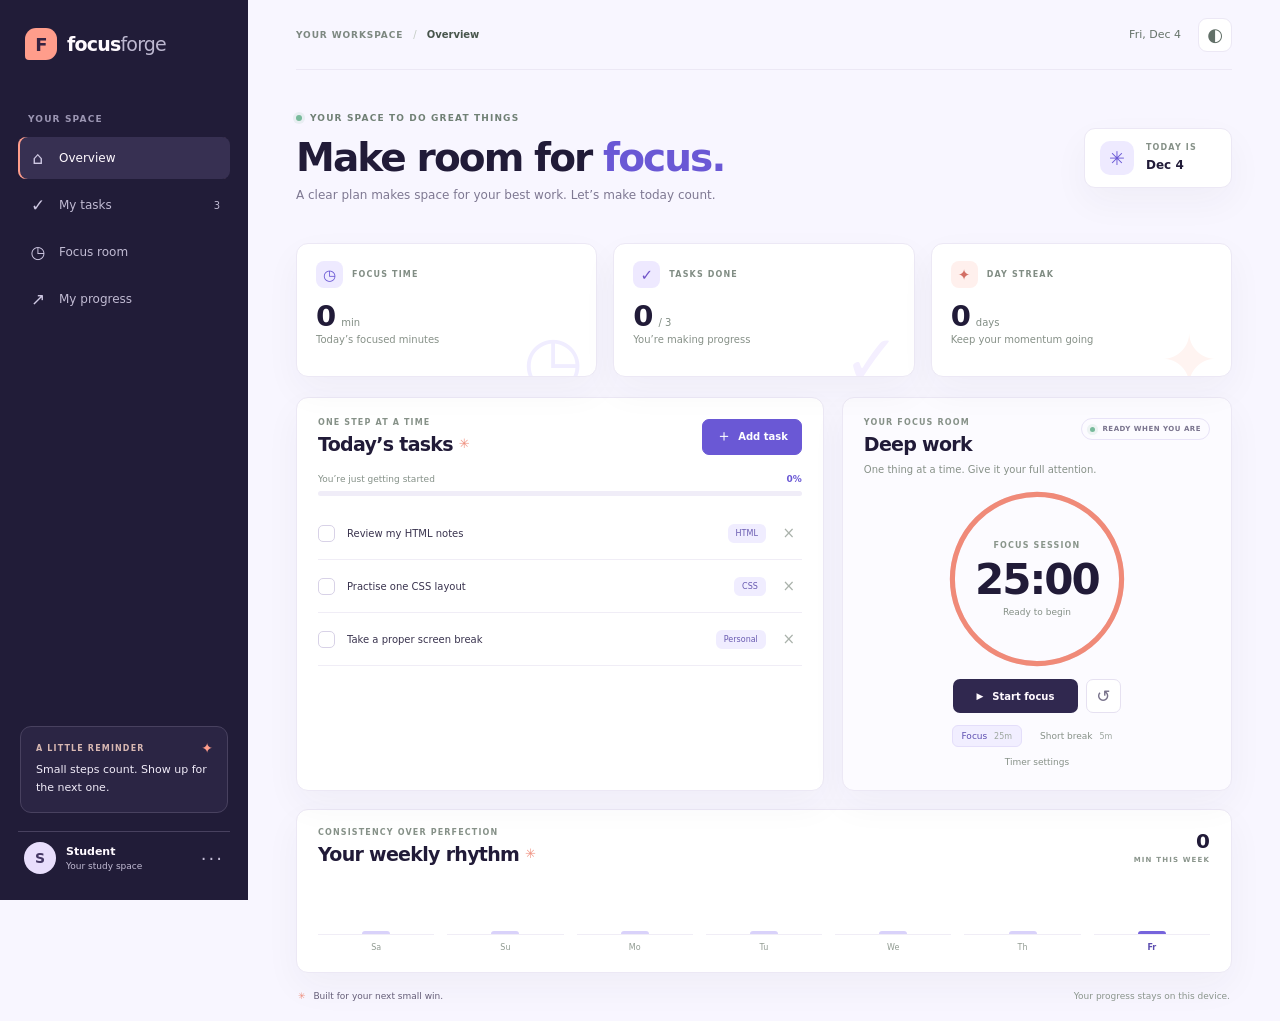
<file: index.html>
<!DOCTYPE html>
<html lang="en">
<head>
    <meta charset="UTF-8">
    <meta name="viewport" content="width=device-width, initial-scale=1.0">
    <meta name="theme-color" content="#211c38">
    <meta name="description" content="FocusForge is your calm, personal command center for studying with intention.">
    <title>FocusForge — make room for focus</title>
    <link rel="stylesheet" href="styles.css">
    <script src="app.js" defer></script>
</head>
<body data-page="overview">
    <div class="app-shell">
        <aside class="sidebar" aria-label="Main sidebar">
            <a class="brand" href="index.html" aria-label="FocusForge home">
                <span class="brand-mark" aria-hidden="true">F</span>
                <span>focus<span class="brand-light">forge</span></span>
            </a>

            <div class="sidebar-label">YOUR SPACE</div>
            <nav class="main-nav" aria-label="Main navigation">
                <a class="nav-link is-active" href="index.html" aria-current="page" title="Overview">
                    <span class="nav-icon" aria-hidden="true">⌂</span> Overview
                </a>
                <a class="nav-link" href="tasks.html" title="My tasks">
                    <span class="nav-icon" aria-hidden="true">✓</span> My tasks
                    <span class="nav-count" id="nav-task-count">0</span>
                </a>
                <a class="nav-link" href="focus.html" title="Focus room">
                    <span class="nav-icon" aria-hidden="true">◷</span> Focus room
                </a>
                <a class="nav-link" href="progress.html" title="My progress">
                    <span class="nav-icon" aria-hidden="true">↗</span> My progress
                </a>
            </nav>

            <div class="sidebar-bottom">
                <div class="sidebar-note">
                    <span class="note-spark" aria-hidden="true">✦</span>
                    <p class="eyebrow">A LITTLE REMINDER</p>
                    <p>Small steps count. Show up for the next one.</p>
                </div>
                <button class="profile-button" id="profile-button" type="button" aria-label="Edit your name">
                    <span class="avatar" aria-hidden="true">S</span>
                    <span class="profile-copy"><strong id="profile-name">Student</strong><small>Your study space</small></span>
                    <span class="profile-edit" aria-hidden="true">···</span>
                </button>
            </div>
        </aside>

        <main class="main-content" id="home">
            <header class="topbar">
                <div class="breadcrumb"><span>YOUR WORKSPACE</span><span class="breadcrumb-divider">/</span><strong>Overview</strong></div>
                <div class="topbar-actions">
                    <span class="today-label" id="today-label"></span>
                    <button class="icon-button" id="theme-button" type="button" aria-label="Switch color theme" title="Switch color theme">
                        <span aria-hidden="true">◐</span>
                    </button>
                </div>
            </header>

            <section class="welcome-section" aria-labelledby="welcome-title">
                <div>
                    <p class="eyebrow welcome-eyebrow"><span class="live-dot"></span> YOUR SPACE TO DO GREAT THINGS</p>
                    <h1 id="welcome-title">Make room for <span>focus.</span></h1>
                    <p class="welcome-copy">A clear plan makes space for your best work. Let’s make today count.</p>
                </div>
                <div class="date-card" aria-label="Today's date">
                    <span class="date-card-icon" aria-hidden="true">✳</span>
                    <div><span class="eyebrow">TODAY IS</span><strong id="welcome-date"></strong></div>
                </div>
            </section>

            <section class="stats-grid" aria-label="Your study summary">
                <article class="stat-card stat-focus">
                    <div class="stat-top"><span class="stat-icon focus-icon" aria-hidden="true">◷</span><span class="stat-label">FOCUS TIME</span></div>
                    <p class="stat-value"><span id="focus-minutes">0</span><small>min</small></p>
                    <p class="stat-foot">Today’s focused minutes</p>
                    <span class="stat-decoration" aria-hidden="true">◷</span>
                </article>
                <article class="stat-card stat-tasks">
                    <div class="stat-top"><span class="stat-icon task-icon" aria-hidden="true">✓</span><span class="stat-label">TASKS DONE</span></div>
                    <p class="stat-value"><span id="tasks-done">0</span><small id="tasks-total-label">/ 0</small></p>
                    <p class="stat-foot">You’re making progress</p>
                    <span class="stat-decoration" aria-hidden="true">✓</span>
                </article>
                <article class="stat-card stat-streak">
                    <div class="stat-top"><span class="stat-icon streak-icon" aria-hidden="true">✦</span><span class="stat-label">DAY STREAK</span></div>
                    <p class="stat-value"><span id="day-streak">0</span><small id="streak-unit">days</small></p>
                    <p class="stat-foot">Keep your momentum going</p>
                    <span class="stat-decoration" aria-hidden="true">✦</span>
                </article>
            </section>

            <div class="content-grid">
                <section class="panel tasks-panel" aria-labelledby="tasks-title">
                    <div class="panel-heading">
                        <div>
                            <p class="eyebrow">ONE STEP AT A TIME</p>
                            <h2 id="tasks-title">Today’s tasks <span class="heading-spark" aria-hidden="true">✳</span></h2>
                        </div>
                        <button class="primary-button add-task-button" id="open-task-dialog" type="button"><span aria-hidden="true">＋</span> Add task</button>
                    </div>
                    <div class="task-progress">
                        <div class="progress-label"><span id="task-progress-copy">You’re just getting started</span><strong id="task-progress-percent">0%</strong></div>
                        <div class="progress-track" role="progressbar" aria-label="Today's tasks completed" aria-valuemin="0" aria-valuemax="100" aria-valuenow="0" id="task-progress-bar"><span id="task-progress-fill"></span></div>
                    </div>
                    <div class="task-list" id="task-list" aria-live="polite"></div>
                    <div class="empty-state" id="empty-state" hidden>
                        <span aria-hidden="true">✳</span>
                        <strong>Your list is a blank page.</strong>
                        <p>Add one small task and get the ball rolling.</p>
                    </div>
                </section>

                <section class="panel focus-panel" aria-labelledby="focus-title">
                    <div class="panel-heading focus-heading">
                        <div>
                            <p class="eyebrow">YOUR FOCUS ROOM</p>
                            <h2 id="focus-title">Deep work</h2>
                        </div>
                        <span class="focus-badge"><span class="live-dot"></span> READY WHEN YOU ARE</span>
                    </div>
                    <p class="focus-intro">One thing at a time. Give it your full attention.</p>
                    <div class="timer-wrap">
                        <svg class="timer-ring" viewBox="0 0 220 220" role="img" aria-label="Focus timer">
                            <circle class="timer-ring-track" cx="110" cy="110" r="99"></circle>
                            <circle class="timer-ring-progress" id="timer-ring-progress" cx="110" cy="110" r="99"></circle>
                        </svg>
                        <div class="timer-face">
                            <span class="eyebrow" id="timer-mode-label">FOCUS SESSION</span>
                            <strong id="timer-display" aria-live="off">25:00</strong>
                            <span class="timer-status" id="timer-status">Ready to begin</span>
                        </div>
                    </div>
                    <div class="timer-controls">
                        <button class="timer-start" id="timer-start" type="button"><span aria-hidden="true">▶</span> Start focus</button>
                        <button class="timer-reset" id="timer-reset" type="button" aria-label="Reset timer">↺</button>
                    </div>
                    <div class="timer-modes" role="group" aria-label="Choose timer length">
                        <button class="mode-button is-selected" type="button" data-mode="focus" aria-pressed="true">Focus <span>25m</span></button>
                        <button class="mode-button" type="button" data-mode="break" aria-pressed="false">Short break <span>5m</span></button>
                    </div>
                    <button class="mode-button timer-settings-trigger" id="open-timer-settings" type="button">Timer settings</button>
                </section>
            </div>

            <section class="panel progress-panel" aria-labelledby="progress-title">
                <div class="panel-heading progress-heading">
                    <div>
                        <p class="eyebrow">CONSISTENCY OVER PERFECTION</p>
                        <h2 id="progress-title">Your weekly rhythm <span class="heading-spark" aria-hidden="true">✳</span></h2>
                    </div>
                    <div class="week-total"><strong id="week-total">0</strong><span>MIN THIS WEEK</span></div>
                </div>
                <div class="week-chart" id="week-chart" aria-label="Focus minutes for the last seven days"></div>
            </section>

            <footer class="page-footer">
                <span><span class="footer-mark" aria-hidden="true">✳</span> Built for your next small win.</span>
                <span>Your progress stays on this device.</span>
            </footer>
        </main>
    </div>

    <dialog class="task-dialog" id="task-dialog" aria-labelledby="dialog-title">
        <form id="task-form" method="dialog">
            <div class="dialog-heading">
                <div><p class="eyebrow">MAKE A LITTLE PLAN</p><h2 id="dialog-title">Add a task</h2></div>
                <button class="icon-button dialog-close" id="close-task-dialog" type="button" aria-label="Close dialog">×</button>
            </div>
            <label for="task-title">What do you want to work on?</label>
            <input id="task-title" name="title" type="text" maxlength="80" placeholder="e.g. Review my HTML notes" required>
            <label for="task-subject">Subject</label>
            <select id="task-subject" name="subject">
                <option>Study</option>
                <option>HTML</option>
                <option>CSS</option>
                <option>JavaScript</option>
                <option>Python</option>
                <option>TypeScript</option>
                <option>Java</option>
                <option>C++</option>
                <option>C#</option>
                <option>PHP</option>
                <option>SQL</option>
                <option>Go</option>
                <option>Rust</option>
                <option>Personal</option>
            </select>
            <div class="dialog-actions">
                <button class="secondary-button" id="cancel-task" type="button">Cancel</button>
                <button class="primary-button" type="submit">Add to my day <span aria-hidden="true">→</span></button>
            </div>
        </form>
    </dialog>

    <dialog class="task-dialog name-dialog" id="name-dialog" aria-labelledby="name-dialog-title">
        <form id="name-form" method="dialog">
            <div class="dialog-heading"><div><p class="eyebrow">MAKE IT YOURS</p><h2 id="name-dialog-title">What should we call you?</h2></div><button class="icon-button dialog-close" id="close-name-dialog" type="button" aria-label="Close dialog">×</button></div>
            <label for="name-input">Your name</label>
            <input id="name-input" name="name" type="text" maxlength="32" placeholder="Your name" required>
            <div class="dialog-actions"><button class="secondary-button" id="cancel-name" type="button">Cancel</button><button class="primary-button" type="submit">Save name <span aria-hidden="true">→</span></button></div>
        </form>
    </dialog>

    <dialog class="task-dialog timer-settings-dialog" id="timer-settings-dialog" aria-labelledby="timer-settings-title">
        <form id="timer-settings-form">
            <div class="dialog-heading">
                <div><p class="eyebrow">MAKE IT YOURS</p><h2 id="timer-settings-title">Timer settings</h2></div>
                <button class="icon-button dialog-close" id="close-timer-settings" type="button" aria-label="Close timer settings">×</button>
            </div>
            <label for="focus-duration">Focus length (minutes)</label>
            <input id="focus-duration" name="focus-duration" type="number" min="1" max="180" step="1" required>
            <label for="break-duration">Break length (minutes)</label>
            <input id="break-duration" name="break-duration" type="number" min="1" max="60" step="1" required>
            <div class="notification-settings">
                <button class="secondary-button" id="notifications-toggle" type="button" aria-pressed="false">Enable completion notifications</button>
                <p id="notifications-status" role="status"></p>
            </div>
            <div class="dialog-actions">
                <button class="primary-button" type="submit">Save settings <span aria-hidden="true">→</span></button>
            </div>
        </form>
    </dialog>

    <div class="toast" id="toast" role="status" aria-live="polite"></div>
</body>
</html>
</file>
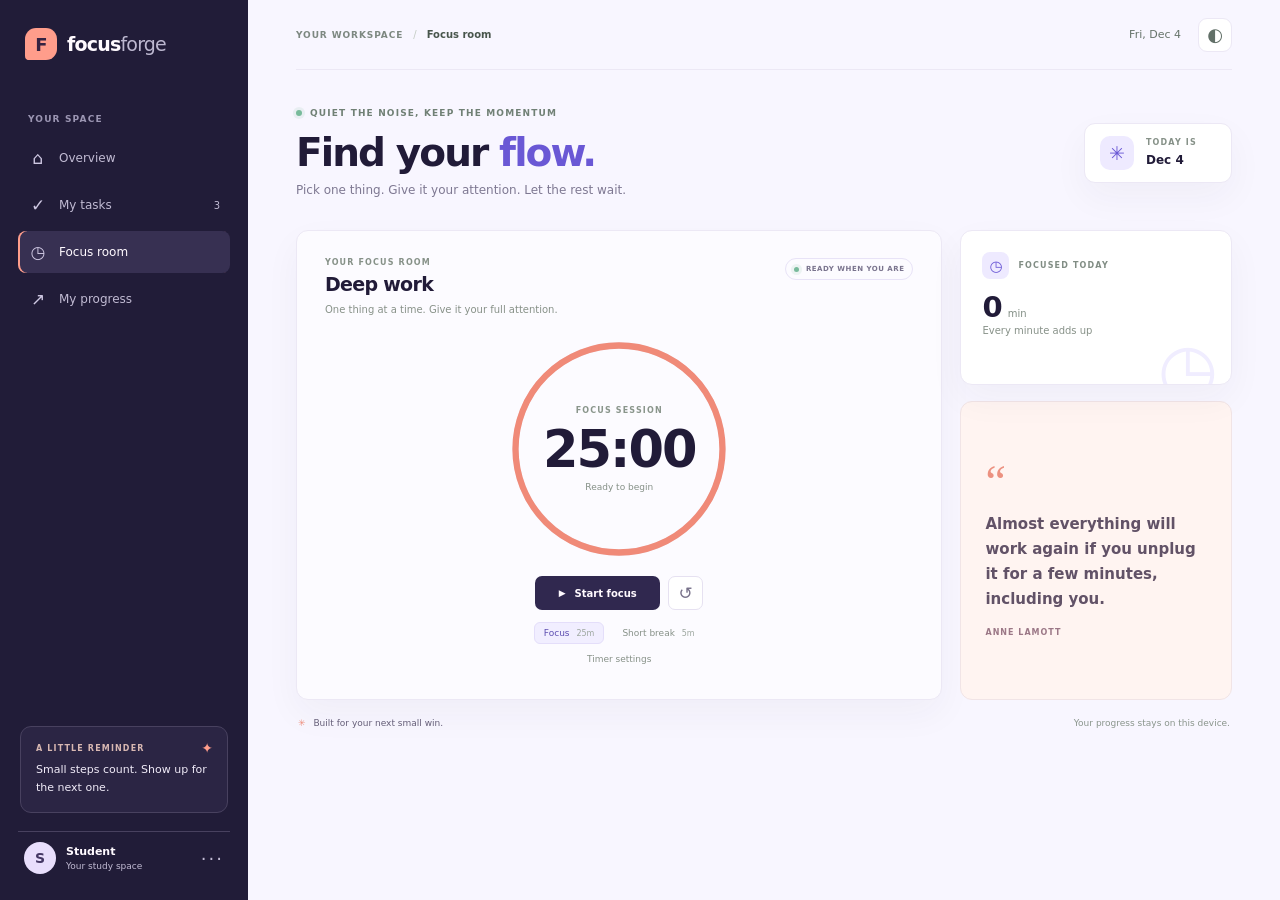
<file: focus.html>
<!DOCTYPE html>
<html lang="en">
<head>
    <meta charset="UTF-8">
    <meta name="viewport" content="width=device-width, initial-scale=1.0">
    <meta name="theme-color" content="#211c38">
    <meta name="description" content="Make a little room for deep work with the FocusForge focus timer.">
    <title>Focus room — FocusForge</title>
    <link rel="stylesheet" href="styles.css">
    <script src="app.js" defer></script>
</head>
<body data-page="focus">
    <div class="app-shell">
        <aside class="sidebar" aria-label="Main sidebar">
            <a class="brand" href="index.html" aria-label="FocusForge home"><span class="brand-mark" aria-hidden="true">F</span><span>focus<span class="brand-light">forge</span></span></a>
            <div class="sidebar-label">YOUR SPACE</div>
            <nav class="main-nav" aria-label="Main navigation">
                <a class="nav-link" href="index.html" title="Overview"><span class="nav-icon" aria-hidden="true">⌂</span> Overview</a>
                <a class="nav-link" href="tasks.html" title="My tasks"><span class="nav-icon" aria-hidden="true">✓</span> My tasks <span class="nav-count" id="nav-task-count">0</span></a>
                <a class="nav-link is-active" href="focus.html" aria-current="page" title="Focus room"><span class="nav-icon" aria-hidden="true">◷</span> Focus room</a>
                <a class="nav-link" href="progress.html" title="My progress"><span class="nav-icon" aria-hidden="true">↗</span> My progress</a>
            </nav>
            <div class="sidebar-bottom"><div class="sidebar-note"><span class="note-spark" aria-hidden="true">✦</span><p class="eyebrow">A LITTLE REMINDER</p><p>Small steps count. Show up for the next one.</p></div><button class="profile-button" id="profile-button" type="button" aria-label="Edit your name"><span class="avatar" aria-hidden="true">S</span><span class="profile-copy"><strong id="profile-name">Student</strong><small>Your study space</small></span><span class="profile-edit" aria-hidden="true">···</span></button></div>
        </aside>
        <main class="main-content">
            <header class="topbar"><div class="breadcrumb"><span>YOUR WORKSPACE</span><span class="breadcrumb-divider">/</span><strong>Focus room</strong></div><div class="topbar-actions"><span class="today-label" id="today-label"></span><button class="icon-button" id="theme-button" type="button" aria-label="Switch color theme" title="Switch color theme"><span aria-hidden="true">◐</span></button></div></header>
            <section class="welcome-section page-welcome" aria-labelledby="page-title"><div><p class="eyebrow welcome-eyebrow"><span class="live-dot"></span> QUIET THE NOISE, KEEP THE MOMENTUM</p><h1 id="page-title">Find your <span>flow.</span></h1><p class="welcome-copy">Pick one thing. Give it your attention. Let the rest wait.</p></div><div class="date-card"><span class="date-card-icon" aria-hidden="true">✳</span><div><span class="eyebrow">TODAY IS</span><strong id="welcome-date"></strong></div></div></section>
            <section class="focus-feature" aria-label="Focus timer">
                <section class="panel focus-panel focus-page-panel" aria-labelledby="focus-title">
                    <div class="panel-heading focus-heading"><div><p class="eyebrow">YOUR FOCUS ROOM</p><h2 id="focus-title">Deep work</h2></div><span class="focus-badge"><span class="live-dot"></span> READY WHEN YOU ARE</span></div>
                    <p class="focus-intro">One thing at a time. Give it your full attention.</p>
                    <div class="timer-wrap"><svg class="timer-ring" viewBox="0 0 220 220" role="img" aria-label="Focus timer"><circle class="timer-ring-track" cx="110" cy="110" r="99"></circle><circle class="timer-ring-progress" id="timer-ring-progress" cx="110" cy="110" r="99"></circle></svg><div class="timer-face"><span class="eyebrow" id="timer-mode-label">FOCUS SESSION</span><strong id="timer-display" aria-live="off">25:00</strong><span class="timer-status" id="timer-status">Ready to begin</span></div></div>
                    <div class="timer-controls"><button class="timer-start" id="timer-start" type="button"><span aria-hidden="true">▶</span> Start focus</button><button class="timer-reset" id="timer-reset" type="button" aria-label="Reset timer">↺</button></div>
                    <div class="timer-modes" role="group" aria-label="Choose timer length"><button class="mode-button is-selected" type="button" data-mode="focus" aria-pressed="true">Focus <span>25m</span></button><button class="mode-button" type="button" data-mode="break" aria-pressed="false">Short break <span>5m</span></button></div>
                    <button class="mode-button timer-settings-trigger" id="open-timer-settings" type="button">Timer settings</button>
                </section>
                <aside class="focus-side">
                    <article class="stat-card stat-focus"><div class="stat-top"><span class="stat-icon focus-icon" aria-hidden="true">◷</span><span class="stat-label">FOCUSED TODAY</span></div><p class="stat-value"><span id="focus-minutes">0</span><small>min</small></p><p class="stat-foot">Every minute adds up</p><span class="stat-decoration" aria-hidden="true">◷</span></article>
                    <article class="focus-quote"><span aria-hidden="true">“</span><p>Almost everything will work again if you unplug it for a few minutes, including you.</p><small>ANNE LAMOTT</small></article>
                </aside>
            </section>
            <footer class="page-footer"><span><span class="footer-mark" aria-hidden="true">✳</span> Built for your next small win.</span><span>Your progress stays on this device.</span></footer>
        </main>
    </div>
    <dialog class="task-dialog name-dialog" id="name-dialog" aria-labelledby="name-dialog-title"><form id="name-form" method="dialog"><div class="dialog-heading"><div><p class="eyebrow">MAKE IT YOURS</p><h2 id="name-dialog-title">What should we call you?</h2></div><button class="icon-button dialog-close" id="close-name-dialog" type="button" aria-label="Close dialog">×</button></div><label for="name-input">Your name</label><input id="name-input" name="name" type="text" maxlength="32" placeholder="Your name" required><div class="dialog-actions"><button class="secondary-button" id="cancel-name" type="button">Cancel</button><button class="primary-button" type="submit">Save name <span aria-hidden="true">→</span></button></div></form></dialog>
    <dialog class="task-dialog timer-settings-dialog" id="timer-settings-dialog" aria-labelledby="timer-settings-title"><form id="timer-settings-form"><div class="dialog-heading"><div><p class="eyebrow">MAKE IT YOURS</p><h2 id="timer-settings-title">Timer settings</h2></div><button class="icon-button dialog-close" id="close-timer-settings" type="button" aria-label="Close timer settings">×</button></div><label for="focus-duration">Focus length (minutes)</label><input id="focus-duration" name="focus-duration" type="number" min="1" max="180" step="1" required><label for="break-duration">Break length (minutes)</label><input id="break-duration" name="break-duration" type="number" min="1" max="60" step="1" required><div class="notification-settings"><button class="secondary-button" id="notifications-toggle" type="button" aria-pressed="false">Enable completion notifications</button><p id="notifications-status" role="status"></p></div><div class="dialog-actions"><button class="primary-button" type="submit">Save settings <span aria-hidden="true">→</span></button></div></form></dialog>
    <div class="toast" id="toast" role="status" aria-live="polite"></div>
</body>
</html>
</file>
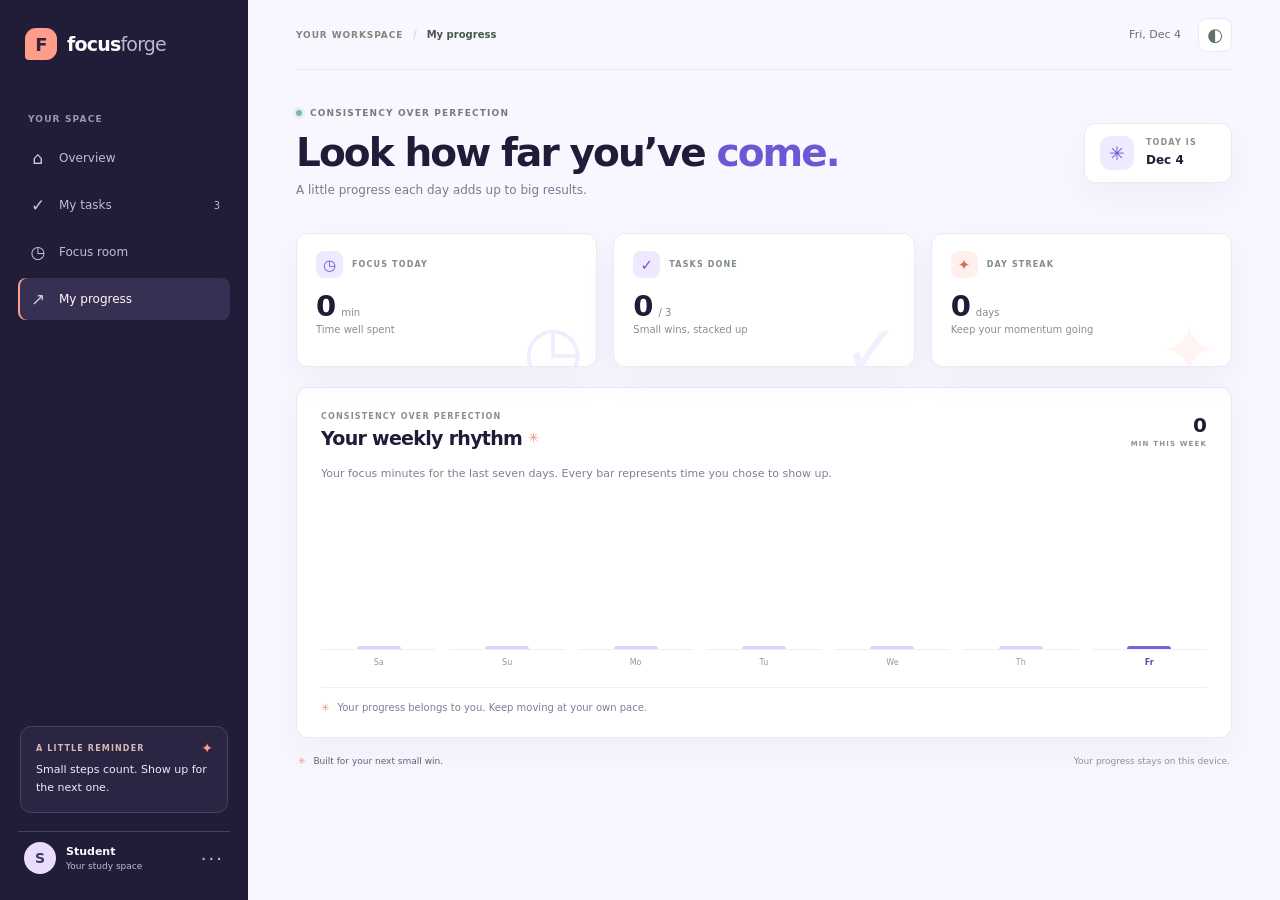
<file: progress.html>
<!DOCTYPE html>
<html lang="en">
<head>
    <meta charset="UTF-8">
    <meta name="viewport" content="width=device-width, initial-scale=1.0">
    <meta name="theme-color" content="#211c38">
    <meta name="description" content="See your FocusForge study streak and focus rhythm for the week.">
    <title>My progress — FocusForge</title>
    <link rel="stylesheet" href="styles.css">
    <script src="app.js" defer></script>
</head>
<body data-page="progress">
    <div class="app-shell">
        <aside class="sidebar" aria-label="Main sidebar">
            <a class="brand" href="index.html" aria-label="FocusForge home"><span class="brand-mark" aria-hidden="true">F</span><span>focus<span class="brand-light">forge</span></span></a>
            <div class="sidebar-label">YOUR SPACE</div>
            <nav class="main-nav" aria-label="Main navigation">
                <a class="nav-link" href="index.html" title="Overview"><span class="nav-icon" aria-hidden="true">⌂</span> Overview</a>
                <a class="nav-link" href="tasks.html" title="My tasks"><span class="nav-icon" aria-hidden="true">✓</span> My tasks <span class="nav-count" id="nav-task-count">0</span></a>
                <a class="nav-link" href="focus.html" title="Focus room"><span class="nav-icon" aria-hidden="true">◷</span> Focus room</a>
                <a class="nav-link is-active" href="progress.html" aria-current="page" title="My progress"><span class="nav-icon" aria-hidden="true">↗</span> My progress</a>
            </nav>
            <div class="sidebar-bottom"><div class="sidebar-note"><span class="note-spark" aria-hidden="true">✦</span><p class="eyebrow">A LITTLE REMINDER</p><p>Small steps count. Show up for the next one.</p></div><button class="profile-button" id="profile-button" type="button" aria-label="Edit your name"><span class="avatar" aria-hidden="true">S</span><span class="profile-copy"><strong id="profile-name">Student</strong><small>Your study space</small></span><span class="profile-edit" aria-hidden="true">···</span></button></div>
        </aside>
        <main class="main-content">
            <header class="topbar"><div class="breadcrumb"><span>YOUR WORKSPACE</span><span class="breadcrumb-divider">/</span><strong>My progress</strong></div><div class="topbar-actions"><span class="today-label" id="today-label"></span><button class="icon-button" id="theme-button" type="button" aria-label="Switch color theme" title="Switch color theme"><span aria-hidden="true">◐</span></button></div></header>
            <section class="welcome-section page-welcome" aria-labelledby="page-title"><div><p class="eyebrow welcome-eyebrow"><span class="live-dot"></span> CONSISTENCY OVER PERFECTION</p><h1 id="page-title">Look how far you’ve <span>come.</span></h1><p class="welcome-copy">A little progress each day adds up to big results.</p></div><div class="date-card"><span class="date-card-icon" aria-hidden="true">✳</span><div><span class="eyebrow">TODAY IS</span><strong id="welcome-date"></strong></div></div></section>
            <section class="stats-grid" aria-label="Your progress summary">
                <article class="stat-card stat-focus"><div class="stat-top"><span class="stat-icon focus-icon" aria-hidden="true">◷</span><span class="stat-label">FOCUS TODAY</span></div><p class="stat-value"><span id="focus-minutes">0</span><small>min</small></p><p class="stat-foot">Time well spent</p><span class="stat-decoration" aria-hidden="true">◷</span></article>
                <article class="stat-card stat-tasks"><div class="stat-top"><span class="stat-icon task-icon" aria-hidden="true">✓</span><span class="stat-label">TASKS DONE</span></div><p class="stat-value"><span id="tasks-done">0</span><small id="tasks-total-label">/ 0</small></p><p class="stat-foot">Small wins, stacked up</p><span class="stat-decoration" aria-hidden="true">✓</span></article>
                <article class="stat-card stat-streak"><div class="stat-top"><span class="stat-icon streak-icon" aria-hidden="true">✦</span><span class="stat-label">DAY STREAK</span></div><p class="stat-value"><span id="day-streak">0</span><small id="streak-unit">days</small></p><p class="stat-foot">Keep your momentum going</p><span class="stat-decoration" aria-hidden="true">✦</span></article>
            </section>
            <section class="panel progress-panel progress-page-panel" aria-labelledby="progress-title"><div class="panel-heading progress-heading"><div><p class="eyebrow">CONSISTENCY OVER PERFECTION</p><h2 id="progress-title">Your weekly rhythm <span class="heading-spark" aria-hidden="true">✳</span></h2></div><div class="week-total"><strong id="week-total">0</strong><span>MIN THIS WEEK</span></div></div><p class="chart-intro">Your focus minutes for the last seven days. Every bar represents time you chose to show up.</p><div class="week-chart" id="week-chart" aria-label="Focus minutes for the last seven days"></div><p class="chart-note"><span aria-hidden="true">✳</span> Your progress belongs to you. Keep moving at your own pace.</p></section>
            <footer class="page-footer"><span><span class="footer-mark" aria-hidden="true">✳</span> Built for your next small win.</span><span>Your progress stays on this device.</span></footer>
        </main>
    </div>
    <dialog class="task-dialog name-dialog" id="name-dialog" aria-labelledby="name-dialog-title"><form id="name-form" method="dialog"><div class="dialog-heading"><div><p class="eyebrow">MAKE IT YOURS</p><h2 id="name-dialog-title">What should we call you?</h2></div><button class="icon-button dialog-close" id="close-name-dialog" type="button" aria-label="Close dialog">×</button></div><label for="name-input">Your name</label><input id="name-input" name="name" type="text" maxlength="32" placeholder="Your name" required><div class="dialog-actions"><button class="secondary-button" id="cancel-name" type="button">Cancel</button><button class="primary-button" type="submit">Save name <span aria-hidden="true">→</span></button></div></form></dialog>
    <div class="toast" id="toast" role="status" aria-live="polite"></div>
</body>
</html>
</file>
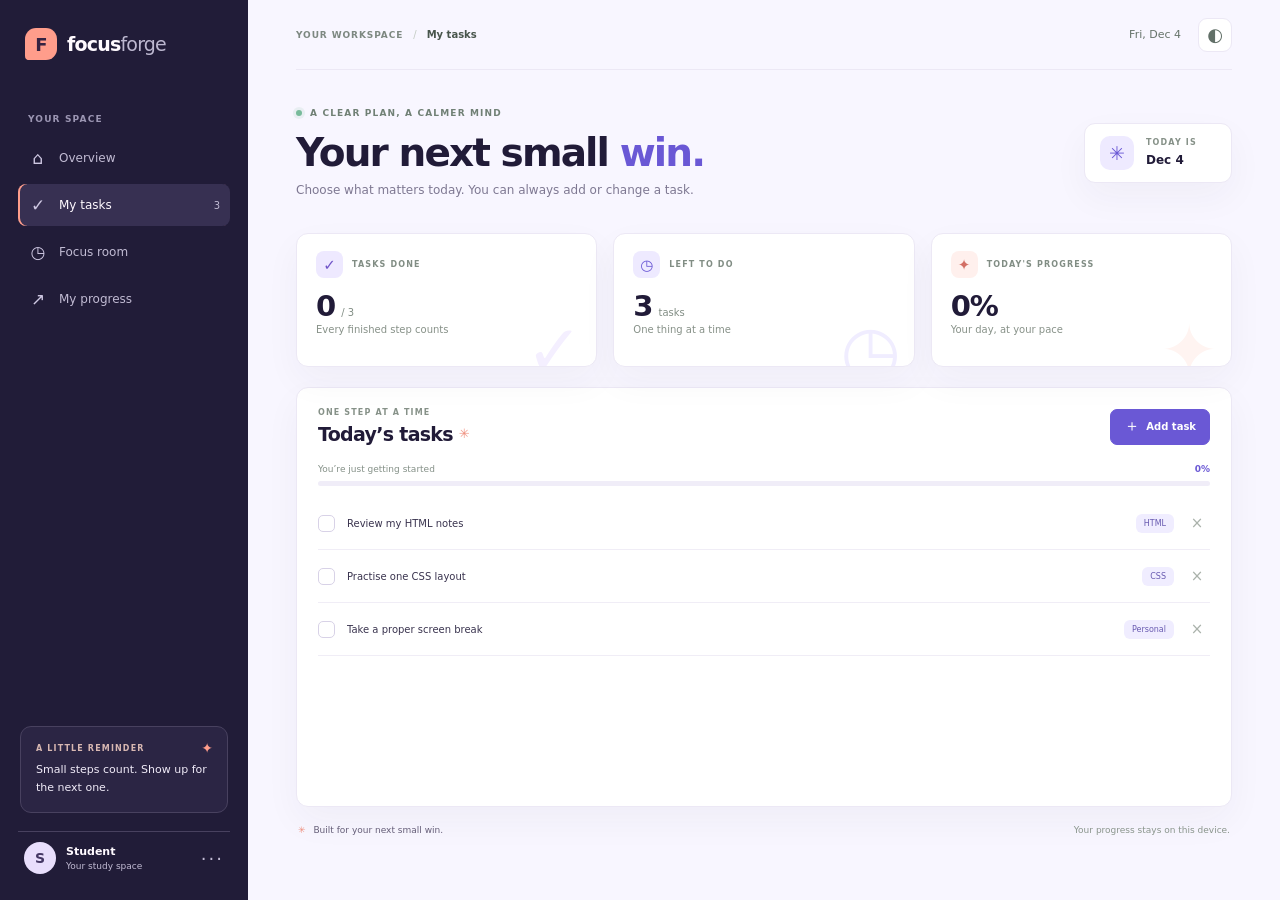
<file: tasks.html>
<!DOCTYPE html>
<html lang="en">
<head>
    <meta charset="UTF-8">
    <meta name="viewport" content="width=device-width, initial-scale=1.0">
    <meta name="theme-color" content="#211c38">
    <meta name="description" content="Plan your study day one small step at a time with FocusForge.">
    <title>My tasks — FocusForge</title>
    <link rel="stylesheet" href="styles.css">
    <script src="app.js" defer></script>
</head>
<body data-page="tasks">
    <div class="app-shell">
        <aside class="sidebar" aria-label="Main sidebar">
            <a class="brand" href="index.html" aria-label="FocusForge home"><span class="brand-mark" aria-hidden="true">F</span><span>focus<span class="brand-light">forge</span></span></a>
            <div class="sidebar-label">YOUR SPACE</div>
            <nav class="main-nav" aria-label="Main navigation">
                <a class="nav-link" href="index.html" title="Overview"><span class="nav-icon" aria-hidden="true">⌂</span> Overview</a>
                <a class="nav-link is-active" href="tasks.html" aria-current="page" title="My tasks"><span class="nav-icon" aria-hidden="true">✓</span> My tasks <span class="nav-count" id="nav-task-count">0</span></a>
                <a class="nav-link" href="focus.html" title="Focus room"><span class="nav-icon" aria-hidden="true">◷</span> Focus room</a>
                <a class="nav-link" href="progress.html" title="My progress"><span class="nav-icon" aria-hidden="true">↗</span> My progress</a>
            </nav>
            <div class="sidebar-bottom">
                <div class="sidebar-note"><span class="note-spark" aria-hidden="true">✦</span><p class="eyebrow">A LITTLE REMINDER</p><p>Small steps count. Show up for the next one.</p></div>
                <button class="profile-button" id="profile-button" type="button" aria-label="Edit your name"><span class="avatar" aria-hidden="true">S</span><span class="profile-copy"><strong id="profile-name">Student</strong><small>Your study space</small></span><span class="profile-edit" aria-hidden="true">···</span></button>
            </div>
        </aside>
        <main class="main-content">
            <header class="topbar"><div class="breadcrumb"><span>YOUR WORKSPACE</span><span class="breadcrumb-divider">/</span><strong>My tasks</strong></div><div class="topbar-actions"><span class="today-label" id="today-label"></span><button class="icon-button" id="theme-button" type="button" aria-label="Switch color theme" title="Switch color theme"><span aria-hidden="true">◐</span></button></div></header>
            <section class="welcome-section page-welcome" aria-labelledby="page-title">
                <div><p class="eyebrow welcome-eyebrow"><span class="live-dot"></span> A CLEAR PLAN, A CALMER MIND</p><h1 id="page-title">Your next small <span>win.</span></h1><p class="welcome-copy">Choose what matters today. You can always add or change a task.</p></div>
                <div class="date-card" aria-label="Today's date"><span class="date-card-icon" aria-hidden="true">✳</span><div><span class="eyebrow">TODAY IS</span><strong id="welcome-date"></strong></div></div>
            </section>
            <section class="stats-grid" aria-label="Task summary">
                <article class="stat-card stat-tasks"><div class="stat-top"><span class="stat-icon task-icon" aria-hidden="true">✓</span><span class="stat-label">TASKS DONE</span></div><p class="stat-value"><span id="tasks-done">0</span><small id="tasks-total-label">/ 0</small></p><p class="stat-foot">Every finished step counts</p><span class="stat-decoration" aria-hidden="true">✓</span></article>
                <article class="stat-card stat-focus"><div class="stat-top"><span class="stat-icon focus-icon" aria-hidden="true">◷</span><span class="stat-label">LEFT TO DO</span></div><p class="stat-value"><span id="tasks-left">0</span><small>tasks</small></p><p class="stat-foot">One thing at a time</p><span class="stat-decoration" aria-hidden="true">◷</span></article>
                <article class="stat-card stat-streak"><div class="stat-top"><span class="stat-icon streak-icon" aria-hidden="true">✦</span><span class="stat-label">TODAY'S PROGRESS</span></div><p class="stat-value"><span id="task-progress-percent-card">0%</span></p><p class="stat-foot">Your day, at your pace</p><span class="stat-decoration" aria-hidden="true">✦</span></article>
            </section>
            <section class="panel tasks-panel tasks-page-panel" aria-labelledby="tasks-title">
                <div class="panel-heading"><div><p class="eyebrow">ONE STEP AT A TIME</p><h2 id="tasks-title">Today’s tasks <span class="heading-spark" aria-hidden="true">✳</span></h2></div><button class="primary-button add-task-button" id="open-task-dialog" type="button"><span aria-hidden="true">＋</span> Add task</button></div>
                <div class="task-progress"><div class="progress-label"><span id="task-progress-copy">You’re just getting started</span><strong id="task-progress-percent">0%</strong></div><div class="progress-track" role="progressbar" aria-label="Today's tasks completed" aria-valuemin="0" aria-valuemax="100" aria-valuenow="0" id="task-progress-bar"><span id="task-progress-fill"></span></div></div>
                <div class="task-list" id="task-list" aria-live="polite"></div>
                <div class="empty-state" id="empty-state" hidden><span aria-hidden="true">✳</span><strong>Your list is a blank page.</strong><p>Add one small task and get the ball rolling.</p></div>
            </section>
            <footer class="page-footer"><span><span class="footer-mark" aria-hidden="true">✳</span> Built for your next small win.</span><span>Your progress stays on this device.</span></footer>
        </main>
    </div>
    <dialog class="task-dialog" id="task-dialog" aria-labelledby="dialog-title">
        <form id="task-form" method="dialog"><div class="dialog-heading"><div><p class="eyebrow">MAKE A LITTLE PLAN</p><h2 id="dialog-title">Add a task</h2></div><button class="icon-button dialog-close" id="close-task-dialog" type="button" aria-label="Close dialog">×</button></div>
            <label for="task-title">What do you want to work on?</label><input id="task-title" name="title" type="text" maxlength="80" placeholder="e.g. Review my HTML notes" required>
            <label for="task-subject">Subject</label><select id="task-subject" name="subject"><option>Study</option><option>HTML</option><option>CSS</option><option>JavaScript</option><option>Python</option><option>TypeScript</option><option>Java</option><option>C++</option><option>C#</option><option>PHP</option><option>SQL</option><option>Go</option><option>Rust</option><option>Personal</option></select>
            <div class="dialog-actions"><button class="secondary-button" id="cancel-task" type="button">Cancel</button><button class="primary-button" type="submit">Add to my day <span aria-hidden="true">→</span></button></div>
        </form>
    </dialog>
    <dialog class="task-dialog name-dialog" id="name-dialog" aria-labelledby="name-dialog-title"><form id="name-form" method="dialog"><div class="dialog-heading"><div><p class="eyebrow">MAKE IT YOURS</p><h2 id="name-dialog-title">What should we call you?</h2></div><button class="icon-button dialog-close" id="close-name-dialog" type="button" aria-label="Close dialog">×</button></div><label for="name-input">Your name</label><input id="name-input" name="name" type="text" maxlength="32" placeholder="Your name" required><div class="dialog-actions"><button class="secondary-button" id="cancel-name" type="button">Cancel</button><button class="primary-button" type="submit">Save name <span aria-hidden="true">→</span></button></div></form></dialog>
    <div class="toast" id="toast" role="status" aria-live="polite"></div>
</body>
</html>
</file>
<file: styles.css>
:root {
    color-scheme: light;
    --font-body: system-ui, -apple-system, BlinkMacSystemFont, "Segoe UI", sans-serif;
    --font-display: system-ui, -apple-system, BlinkMacSystemFont, "Segoe UI", sans-serif;
    --ink: #211b38;
    --muted: #7d7891;
    --canvas: #f8f6ff;
    --surface: #ffffff;
    --line: #ece8f5;
    --green: #6a58d5;
    --green-dark: #5142b4;
    --mint: #eeeaff;
    --lime: #ff9d8b;
    --purple: #eee9ff;
    --purple-ink: #7054c8;
    --orange: #fff0ed;
    --orange-ink: #d36e64;
    --shadow: 0 14px 36px #34234b0b;
}

* { box-sizing: border-box; }

html { min-width: 320px; scroll-behavior: smooth; }

body {
    margin: 0;
    background: var(--canvas);
    color: var(--ink);
    font-family: var(--font-body);
    font-size: 14px;
    -webkit-font-smoothing: antialiased;
}

button, input, select { font: inherit; }
button { color: inherit; }
a { color: inherit; text-decoration: none; }
button:focus-visible, a:focus-visible, input:focus-visible, select:focus-visible {
    outline: 3px solid #927fe8;
    outline-offset: 3px;
}

.app-shell { min-height: 100vh; }

.sidebar {
    position: fixed;
    inset: 0 auto 0 0;
    z-index: 3;
    display: flex;
    width: 248px;
    flex-direction: column;
    padding: 28px 18px 16px;
    background: #211c38;
    color: #fffaff;
}

.brand {
    display: flex;
    align-items: center;
    gap: 10px;
    margin: 0 0 54px 7px;
    font-family: var(--font-display);
    font-size: 19px;
    font-weight: 800;
    letter-spacing: -0.8px;
}

.brand-mark {
    display: grid;
    width: 32px;
    height: 32px;
    place-items: center;
    border-radius: 11px 11px 11px 4px;
    background: var(--lime);
    color: #352342;
    font-size: 18px;
}

.brand-light { color: #bdb8d0; font-weight: 500; }
.sidebar-label, .eyebrow, .stat-label, .week-total span {
    font-size: 9px;
    font-weight: 700;
    letter-spacing: 1.15px;
}
.sidebar-label { margin: 0 0 13px 10px; color: #9c96b3; }
.main-nav { display: grid; gap: 5px; }

.nav-link {
    display: flex;
    min-height: 42px;
    align-items: center;
    gap: 11px;
    padding: 0 10px;
    border-radius: 8px;
    color: #c1bbd3;
    font-size: 12px;
    transition: background .2s, color .2s;
}
.nav-link:hover, .nav-link.is-active { background: #373052; color: #fffaff; }
.nav-link.is-active { box-shadow: inset 2px 0 var(--lime); }
.nav-icon { display: grid; width: 20px; place-items: center; color: #cfc8e3; font-size: 17px; }
.nav-count { margin-left: auto; color: #c1bbd3; font-size: 10px; }
.sidebar-bottom { margin-top: auto; }

.sidebar-note {
    position: relative;
    margin: 0 2px 18px;
    padding: 17px 15px 15px;
    border: 1px solid #48415f;
    border-radius: 11px;
    background: #2b2544;
}
.note-spark { position: absolute; top: 13px; right: 14px; color: var(--lime); }
.sidebar-note .eyebrow { margin: 0 0 8px; color: #d8b8b2; font-size: 8px; }
.sidebar-note p:last-child { margin: 0; color: #f0ebf8; font-size: 11px; line-height: 1.65; }

.profile-button {
    display: flex;
    width: 100%;
    align-items: center;
    gap: 10px;
    padding: 10px 6px;
    border: 0;
    border-top: 1px solid #48415f;
    background: transparent;
    color: #fffaff;
    text-align: left;
    cursor: pointer;
}
.avatar { display: grid; width: 32px; height: 32px; place-items: center; border-radius: 50%; background: #e8defc; color: #443764; font-weight: 700; }
.profile-copy { display: grid; gap: 3px; }
.profile-copy strong { font-size: 11px; }
.profile-copy small { color: #c1bbd3; font-size: 9px; }
.profile-edit { margin-left: auto; color: #c1bbd3; font-size: 18px; letter-spacing: 2px; }

.main-content { max-width: 1420px; min-height: 100vh; margin-left: 248px; padding: 0 48px; }
.topbar { display: flex; height: 70px; align-items: center; justify-content: space-between; border-bottom: 1px solid #ece8f5; }
.breadcrumb { display: flex; align-items: center; gap: 10px; color: #7d8881; font-size: 10px; }
.breadcrumb > span:first-child { font-size: 9px; font-weight: 700; letter-spacing: .9px; }
.breadcrumb-divider { color: #c3cbc3; }
.breadcrumb strong { color: #48554c; font-weight: 600; }
.topbar-actions { display: flex; align-items: center; gap: 17px; }
.today-label { color: #66736a; font-size: 11px; }
.icon-button { display: grid; width: 34px; height: 34px; place-items: center; border: 1px solid var(--line); border-radius: 9px; background: var(--surface); color: #627068; cursor: pointer; font-size: 18px; }

.welcome-section { display: flex; min-height: 170px; align-items: center; justify-content: space-between; gap: 24px; padding: 23px 0 18px; }
.welcome-eyebrow { display: flex; align-items: center; gap: 8px; margin: 0 0 13px; color: #708075; }
.live-dot { display: inline-block; width: 6px; height: 6px; flex: 0 0 auto; border-radius: 50%; background: #78ba9b; box-shadow: 0 0 0 3px #78ba9b20; }
h1, h2, p { margin-top: 0; }
h1, h2 { font-family: var(--font-display); }
h1 { margin-bottom: 8px; font-size: clamp(29px, 3.3vw, 39px); font-weight: 700; letter-spacing: -1.9px; line-height: 1.15; }
h1 span { color: var(--green); }
.welcome-copy { margin: 0; color: #7e7892; font-size: 12px; }
.date-card { display: flex; min-width: 148px; align-items: center; gap: 12px; padding: 12px 15px; border: 1px solid #ece8f5; border-radius: 11px; background: #fff; box-shadow: var(--shadow); }
.date-card-icon { display: grid; width: 34px; height: 34px; place-items: center; border-radius: 10px; background: var(--mint); color: var(--green); font-size: 19px; }
.date-card .eyebrow { display: block; margin-bottom: 4px; color: #869188; font-size: 8px; }
.date-card strong { font-family: var(--font-display); font-size: 12px; }

.stats-grid { display: grid; grid-template-columns: repeat(3, minmax(0, 1fr)); gap: 16px; margin: 3px 0 20px; }
.stat-card { position: relative; min-height: 134px; overflow: hidden; padding: 17px 19px 15px; border: 1px solid #ece8f5; border-radius: 12px; background: var(--surface); box-shadow: var(--shadow); }
.stat-top { display: flex; align-items: center; gap: 9px; }
.stat-icon { display: grid; width: 27px; height: 27px; place-items: center; border-radius: 8px; font-size: 15px; }
.focus-icon { background: var(--mint); color: var(--green); }
.task-icon { background: var(--purple); color: var(--purple-ink); }
.streak-icon { background: var(--orange); color: var(--orange-ink); }
.stat-label { color: #818d84; font-size: 8px; }
.stat-value { display: flex; align-items: baseline; gap: 6px; margin: 11px 0 1px; font-family: var(--font-display); font-size: 29px; font-weight: 700; letter-spacing: -1px; }
.stat-value small { color: #818d84; font-family: var(--font-body); font-size: 10px; font-weight: 500; letter-spacing: 0; }
.stat-foot { margin: 0; color: #879188; font-size: 10px; }
.stat-decoration { position: absolute; right: 13px; bottom: -19px; color: #f0edff; font-size: 69px; line-height: 1; }
.stat-tasks .stat-decoration { color: #f4efff; }
.stat-streak .stat-decoration { color: #fff4f1; }

.content-grid { display: grid; grid-template-columns: minmax(0, 1.15fr) minmax(300px, .85fr); gap: 18px; align-items: stretch; }
.panel { border: 1px solid #ece8f5; border-radius: 12px; background: var(--surface); box-shadow: var(--shadow); }
.tasks-panel { min-height: 372px; padding: 20px 21px 17px; }
.panel-heading { display: flex; align-items: center; justify-content: space-between; gap: 16px; }
.panel-heading .eyebrow { margin: 0 0 6px; color: #869188; font-size: 8px; }
h2 { margin: 0; font-size: 19px; font-weight: 700; letter-spacing: -.7px; }
.heading-spark { color: #ef9180; font-size: 13px; vertical-align: 3px; }
.primary-button { display: inline-flex; min-height: 36px; align-items: center; justify-content: center; gap: 6px; padding: 0 13px; border: 1px solid var(--green); border-radius: 7px; background: var(--green); color: white; cursor: pointer; font-size: 10px; font-weight: 600; transition: background .2s, transform .2s; }
.primary-button:hover { transform: translateY(-1px); background: var(--green-dark); }
.add-task-button span { font-size: 16px; font-weight: 400; }
.task-progress { margin: 19px 0 11px; }
.progress-label { display: flex; justify-content: space-between; margin-bottom: 7px; color: #849087; font-size: 9px; }
.progress-label strong { color: var(--green); font-size: 9px; }
.progress-track { height: 5px; overflow: hidden; border-radius: 8px; background: #f0edf8; }
.progress-track span { display: block; width: 0; height: 100%; border-radius: inherit; background: #8776e6; transition: width .3s ease; }
.task-list { display: grid; }
.task-row { display: grid; grid-template-columns: 19px minmax(0, 1fr) auto 26px; min-height: 53px; align-items: center; gap: 10px; border-bottom: 1px solid #f0edf6; }
.task-check { display: grid; width: 17px; height: 17px; place-items: center; border: 1px solid #d8d2e7; border-radius: 5px; background: white; color: white; cursor: pointer; font-size: 11px; transition: background .2s, border .2s; }
.task-check:hover { border-color: #8675df; }
.task-row.is-complete .task-check { border-color: #7463d8; background: #7463d8; }
.task-name { overflow: hidden; color: #39334e; font-size: 10px; text-overflow: ellipsis; white-space: nowrap; }
.task-row.is-complete .task-name { color: #9a95a8; text-decoration: line-through; }
.task-tag { padding: 5px 8px; border-radius: 6px; background: #f0edff; color: #695bb1; font-size: 8px; white-space: nowrap; }
.task-delete { width: 26px; height: 26px; border: 0; border-radius: 6px; background: transparent; color: #aab2ab; cursor: pointer; font-size: 15px; }
.task-delete:hover { background: #fff0ed; color: #bd615e; }
.empty-state { display: grid; min-height: 180px; align-content: center; justify-items: center; color: #7e8b81; text-align: center; }
.empty-state[hidden] { display: none; }
.empty-state > span { margin-bottom: 9px; color: #ef9180; font-size: 24px; }
.empty-state strong { color: #514a64; font-family: var(--font-display); font-size: 12px; }
.empty-state p { margin: 5px 0 0; font-size: 10px; }

.focus-panel { display: flex; min-height: 372px; flex-direction: column; padding: 20px 21px 17px; background: #fcfbff; }
.focus-heading { align-items: flex-start; }
.focus-badge { display: inline-flex; align-items: center; gap: 7px; padding: 6px 8px; border: 1px solid #e8e3f7; border-radius: 20px; color: #79738d; font-size: 7px; font-weight: 700; letter-spacing: .5px; white-space: nowrap; }
.focus-badge .live-dot { width: 5px; height: 5px; }
.focus-intro { margin: 9px 0 0; color: #879188; font-size: 10px; }
.timer-wrap { position: relative; display: grid; width: 188px; height: 188px; flex: 0 0 auto; place-items: center; margin: 10px auto 6px; }
.timer-ring { position: absolute; inset: 0; width: 100%; height: 100%; transform: rotate(-90deg); }
.timer-ring circle { fill: none; stroke-width: 6; }
.timer-ring-track { stroke: #eeeaf6; }
.timer-ring-progress { stroke: #f08a78; stroke-linecap: round; stroke-dasharray: 622.04; stroke-dashoffset: 0; transition: stroke-dashoffset .4s linear; }
.timer-face { display: grid; justify-items: center; }
.timer-face .eyebrow { color: #89958b; font-size: 8px; }
.timer-face strong { margin: 5px 0 3px; font-family: var(--font-display); font-size: 42px; font-weight: 600; letter-spacing: -2px; }
.timer-status { color: #859087; font-size: 9px; }
.timer-controls { display: flex; justify-content: center; gap: 8px; }
.timer-start { display: flex; min-width: 125px; min-height: 34px; align-items: center; justify-content: center; gap: 9px; border: 0; border-radius: 7px; background: #30284f; color: #fffaff; cursor: pointer; font-size: 10px; font-weight: 600; }
.timer-start:hover { background: #493d70; }
.timer-start span { font-size: 9px; }
.timer-reset { width: 35px; height: 34px; border: 1px solid #e6e1f1; border-radius: 7px; background: #fff; color: #77718a; cursor: pointer; font-size: 17px; }
.timer-modes { display: flex; justify-content: center; gap: 8px; margin-top: 12px; }
.mode-button { padding: 5px 9px; border: 1px solid transparent; border-radius: 6px; background: transparent; color: #879188; cursor: pointer; font-size: 9px; }
.mode-button span { margin-left: 4px; color: #9ca69e; font-size: 8px; }
.mode-button.is-selected { border-color: #e4defa; background: #f1eeff; color: #5c4db0; }
.timer-settings-trigger { display: block; margin: 4px auto 0; }
.notification-settings { display: grid; gap: 7px; margin-top: 6px; }
.notification-settings p { margin: 0; color: #7d7891; font-size: 10px; line-height: 1.5; }
.notification-settings .secondary-button { justify-self: start; }
.notification-settings button:disabled { cursor: not-allowed; opacity: .7; }

.progress-panel { margin-top: 18px; padding: 18px 21px 20px; }
.week-total { display: grid; gap: 3px; justify-items: end; }
.week-total strong { font-family: var(--font-display); font-size: 20px; }
.week-total span { color: #8a958c; font-size: 7px; }
.week-chart { display: grid; grid-template-columns: repeat(7, minmax(0, 1fr)); gap: 13px; margin-top: 17px; }
.day-column { display: grid; justify-items: center; gap: 8px; }
.day-bar-area { display: flex; width: 100%; height: 53px; align-items: flex-end; justify-content: center; border-bottom: 1px solid #f0edf6; }
.day-bar { position: relative; width: min(28px, 70%); min-height: 3px; border-radius: 5px 5px 0 0; background: #d9d2fa; transition: height .3s ease; }
.day-column.is-today .day-bar { background: #7664dc; }
.day-label { color: #919b92; font-size: 8px; }
.day-column.is-today .day-label { color: #5c4db0; font-weight: 700; }
.day-bar[aria-label]:hover::after { position: absolute; bottom: calc(100% + 6px); left: 50%; z-index: 1; padding: 4px 6px; transform: translateX(-50%); border-radius: 4px; background: #30284f; color: white; content: attr(aria-label); font-size: 8px; white-space: nowrap; }

.page-footer { display: flex; justify-content: space-between; gap: 12px; padding: 18px 2px 20px; color: #8a958c; font-size: 9px; }
.page-footer > span:first-child { color: #655e78; }
.footer-mark { margin-right: 5px; color: #ed8f7e; }

.task-dialog { width: min(430px, calc(100% - 32px)); padding: 24px; border: 1px solid #e4eae2; border-radius: 14px; background: #fff; color: var(--ink); box-shadow: 0 24px 80px #1021172e; }
.task-dialog::backdrop { background: #17241dcc; backdrop-filter: blur(3px); }
.task-dialog form { display: grid; gap: 11px; }
.dialog-heading { display: flex; align-items: flex-start; justify-content: space-between; margin-bottom: 8px; }
.dialog-heading .eyebrow { margin-bottom: 5px; color: #879188; }
.dialog-heading h2 { font-size: 21px; }
.dialog-close { border: 0; background: #f3f6f1; font-size: 22px; }
.task-dialog label { margin-top: 4px; color: #59665c; font-size: 10px; font-weight: 600; }
.task-dialog input, .task-dialog select { width: 100%; min-height: 40px; padding: 0 11px; border: 1px solid #dfe7dd; border-radius: 7px; background: #fff; color: #27342b; font-size: 11px; }
.task-dialog input::placeholder { color: #a3ada4; }
.dialog-actions { display: flex; justify-content: flex-end; gap: 8px; margin-top: 12px; }
.secondary-button { min-height: 36px; padding: 0 13px; border: 1px solid #e1e7de; border-radius: 7px; background: #fff; color: #647166; cursor: pointer; font-size: 10px; }
.toast { position: fixed; right: 25px; bottom: 24px; z-index: 8; max-width: calc(100% - 50px); padding: 11px 15px; transform: translateY(12px); border: 1px solid #dce8dc; border-radius: 9px; background: #20392c; color: #f7fbf4; opacity: 0; pointer-events: none; font-size: 11px; transition: opacity .2s, transform .2s; }
.toast.is-visible { transform: translateY(0); opacity: 1; }

body[data-theme="dark"] {
    color-scheme: dark;
    --ink: #f0ecfa;
    --muted: #b0abc0;
    --canvas: #171425;
    --surface: #221e32;
    --line: #39344c;
    --green: #a797ff;
    --green-dark: #c2b7ff;
    --mint: #342d50;
    --lime: #ff9d8b;
    --purple: #352d4d;
    --purple-ink: #c5b7ff;
    --orange: #403039;
    --orange-ink: #ffb0a1;
    --shadow: 0 14px 36px #00000014;
}
body[data-theme="dark"] .main-content { color: var(--ink); }
body[data-theme="dark"] .topbar { border-color: #39344c; }
body[data-theme="dark"] .breadcrumb strong, body[data-theme="dark"] .today-label { color: #d0cbe1; }
body[data-theme="dark"] .welcome-copy, body[data-theme="dark"] .stat-foot, body[data-theme="dark"] .focus-intro { color: #b0abc0; }
body[data-theme="dark"] .stat-card, body[data-theme="dark"] .date-card, body[data-theme="dark"] .icon-button { border-color: #39344c; }
body[data-theme="dark"] .date-card, body[data-theme="dark"] .icon-button { background: #221e32; color: #e6e1f4; }
body[data-theme="dark"] .date-card .eyebrow, body[data-theme="dark"] .stat-label,
body[data-theme="dark"] .stat-value small, body[data-theme="dark"] .panel-heading .eyebrow { color: #aaa4bd; }
body[data-theme="dark"] .stat-decoration { color: #302a43; }
body[data-theme="dark"] .stat-tasks .stat-decoration { color: #342d48; }
body[data-theme="dark"] .stat-streak .stat-decoration { color: #3a2e3b; }
body[data-theme="dark"] .task-name { color: #ece8f7; }
body[data-theme="dark"] .task-tag { background: #352e49; color: #d2c8f4; }
body[data-theme="dark"] .task-row { border-color: #39344c; }
body[data-theme="dark"] .task-check { border-color: #655d7d; background: #221e32; }
body[data-theme="dark"] .task-row.is-complete .task-check { border-color: #a797ff; background: #7664dc; }
body[data-theme="dark"] .task-row.is-complete .task-name { color: #a7a1b5; }
body[data-theme="dark"] .focus-panel { border-color: #39344c; background: #211d31; }
body[data-theme="dark"] .focus-badge { border-color: #443d5e; color: #c5bfd4; }
body[data-theme="dark"] .timer-face .eyebrow, body[data-theme="dark"] .timer-status { color: #b0abc0; }
body[data-theme="dark"] .timer-ring-track { stroke: #403a54; }
body[data-theme="dark"] .timer-ring-progress { stroke: #ff9d8b; }
body[data-theme="dark"] .timer-start { background: #a797ff; color: #241e3b; }
body[data-theme="dark"] .timer-start:hover { background: #c2b7ff; }
body[data-theme="dark"] .timer-reset, body[data-theme="dark"] .mode-button.is-selected { border-color: #443d5e; background: #302a45; color: #e2dcfa; }
body[data-theme="dark"] .mode-button, body[data-theme="dark"] .mode-button span { color: #b0abc0; }
body[data-theme="dark"] .progress-track { background: #39334d; }
body[data-theme="dark"] .progress-label, body[data-theme="dark"] .progress-label strong { color: #c9c1df; }
body[data-theme="dark"] .day-bar-area { border-color: #39344c; }
body[data-theme="dark"] .day-bar { background: #6459a0; }
body[data-theme="dark"] .day-column.is-today .day-bar { background: #aa9cff; }
body[data-theme="dark"] .day-column.is-today .day-label { color: #c7bcff; }
body[data-theme="dark"] .week-total span, body[data-theme="dark"] .day-label { color: #aaa4bd; }
body[data-theme="dark"] .task-dialog { border-color: #443d56; background: #221e32; color: #f0ecfa; }
body[data-theme="dark"] .task-dialog::backdrop { background: #100d1ccc; }
body[data-theme="dark"] .dialog-heading .eyebrow, body[data-theme="dark"] .task-dialog label { color: #c3bdd2; }
body[data-theme="dark"] .task-dialog input, body[data-theme="dark"] .task-dialog select { border-color: #443d56; background: #171425; color: #f0ecfa; }
body[data-theme="dark"] .task-dialog input::placeholder { color: #918ba3; }
body[data-theme="dark"] .dialog-close { background: #352f49; }
body[data-theme="dark"] .secondary-button { border-color: #443d56; background: #221e32; color: #ded8eb; }
body[data-theme="dark"] .notification-settings p { color: #b0abc0; }
body[data-theme="dark"] .primary-button { color: #241e3b; }
body[data-theme="dark"] .primary-button:hover { background: #c2b7ff; }
body[data-theme="dark"] .toast { border-color: #574d78; background: #30284f; }
body[data-theme="dark"] .profile-button { color: #fffaff; }
body[data-theme="dark"] .page-footer, body[data-theme="dark"] .page-footer > span:first-child { color: #b0abc0; }
body[data-theme="dark"] .empty-state, body[data-theme="dark"] .empty-state p { color: #b0abc0; }
body[data-theme="dark"] .empty-state strong { color: #f0ecfa; }

.page-welcome { min-height: 160px; }
.tasks-page-panel { min-height: 420px; }
.focus-feature { display: grid; grid-template-columns: minmax(0, 1fr) minmax(230px, .42fr); gap: 18px; align-items: stretch; }
.focus-page-panel { min-height: 470px; padding: 27px 28px 22px; }
.focus-page-panel .timer-wrap { width: 230px; height: 230px; margin-top: 19px; margin-bottom: 12px; }
.focus-page-panel .timer-face strong { font-size: 51px; }
.focus-side { display: grid; grid-template-rows: auto 1fr; gap: 16px; }
.focus-side .stat-card { min-height: 155px; padding: 21px; }
.focus-quote { display: flex; flex-direction: column; justify-content: center; padding: 24px; border: 1px solid #f1e4e6; border-radius: 12px; background: #fff4f1; }
.focus-quote > span { color: #ec9180; font-family: Georgia, serif; font-size: 46px; line-height: .8; }
.focus-quote p { max-width: 260px; margin: 12px 0 17px; color: #625267; font-family: var(--font-display); font-size: 15px; font-weight: 600; line-height: 1.65; }
.focus-quote small { color: #9b7786; font-size: 8px; font-weight: 700; letter-spacing: 1px; }
.progress-page-panel { min-height: 300px; padding: 24px; }
.chart-intro { margin: 18px 0 0; color: #837d96; font-size: 11px; }
.progress-page-panel .week-chart { margin-top: 25px; }
.progress-page-panel .day-bar-area { height: 145px; }
.progress-page-panel .day-bar { width: min(44px, 72%); }
.chart-note { display: flex; align-items: center; gap: 8px; margin: 20px 0 0; padding-top: 14px; border-top: 1px solid #f0edf6; color: #827c94; font-size: 10px; }
.chart-note span { color: #ed8f7e; }
body[data-theme="dark"] .focus-quote { border-color: #49364b; background: #312638; }
body[data-theme="dark"] .focus-quote p { color: #e8dceb; }
body[data-theme="dark"] .focus-quote small, body[data-theme="dark"] .chart-intro,
body[data-theme="dark"] .chart-note { color: #b9b1c2; }
body[data-theme="dark"] .chart-note { border-color: #39344c; }

@media (max-width: 820px) {
    .focus-feature { grid-template-columns: 1fr; }
    .focus-side { grid-template-columns: 1fr 1fr; grid-template-rows: auto; }
    .focus-page-panel { min-height: 430px; }
}

@media (min-width: 1450px) {
    .main-content { margin-right: auto; margin-left: calc(248px + (100vw - 248px - 1324px) / 2); }
}

@media (max-width: 1080px) {
    .sidebar { width: 210px; }
    .main-content { margin-left: 210px; padding-right: 28px; padding-left: 28px; }
    .content-grid { grid-template-columns: minmax(0, 1fr) minmax(275px, .85fr); gap: 12px; }
    .tasks-panel, .focus-panel { padding-right: 16px; padding-left: 16px; }
    .focus-badge { font-size: 6px; }
}

@media (max-width: 820px) {
    .sidebar { width: 66px; align-items: center; padding: 18px 8px 12px; }
    .brand { margin: 0 0 48px; }
    .brand > span:last-child, .sidebar-label { display: none; }
    .main-nav { width: 100%; }
    .nav-link { justify-content: center; padding: 0; font-size: 0; }
    .nav-icon { font-size: 18px; }
    .nav-count, .sidebar-note, .profile-copy, .profile-edit { display: none; }
    .profile-button { justify-content: center; padding: 12px 0 2px; }
    .main-content { margin-left: 66px; }
    .content-grid { grid-template-columns: 1fr; }
    .focus-panel { min-height: 350px; }
    .timer-wrap { width: 170px; height: 170px; }
    .progress-panel { margin-top: 14px; }
}

@media (max-width: 560px) {
    .sidebar { inset: auto 0 0; width: auto; height: 62px; flex-direction: row; justify-content: center; padding: 7px 12px; border-top: 1px solid #48415f; }
    .brand, .sidebar-bottom { display: none; }
    .main-nav { display: flex; width: min(430px, 100%); justify-content: space-around; }
    .nav-link, .nav-link:not(.is-active) { display: grid; width: 55px; min-height: 47px; justify-items: center; gap: 1px; padding: 2px 0; font-size: 8px; }
    .nav-link.is-active { box-shadow: inset 0 -2px var(--lime); }
    .nav-icon { width: auto; font-size: 16px; }
    .main-content { margin: 0; padding: 0 17px 78px; }
    .topbar { height: 57px; }
    .breadcrumb > span:first-child { font-size: 8px; }
    .topbar-actions { gap: 9px; }
    .today-label { display: none; }
    .welcome-section { min-height: auto; align-items: flex-start; padding: 27px 0 20px; }
    .welcome-eyebrow { font-size: 7px; letter-spacing: .8px; }
    h1 { font-size: 30px; letter-spacing: -1.5px; }
    .welcome-copy { max-width: 270px; font-size: 10px; line-height: 1.5; }
    .date-card { display: none; }
    .stats-grid { gap: 8px; margin-bottom: 13px; }
    .stat-card { min-height: 110px; padding: 12px 10px; }
    .stat-icon { width: 23px; height: 23px; font-size: 13px; }
    .stat-top { gap: 5px; }
    .stat-label { font-size: 6px; letter-spacing: .6px; }
    .stat-value { gap: 4px; margin-top: 12px; font-size: 24px; }
    .stat-value small { font-size: 8px; }
    .stat-foot { font-size: 8px; line-height: 1.4; }
    .stat-decoration { right: 6px; font-size: 48px; }
    .tasks-panel, .focus-panel, .progress-panel { border-radius: 10px; }
    .tasks-panel { min-height: 340px; padding: 16px 13px; }
    .tasks-page-panel { min-height: 380px; }
    .panel-heading .eyebrow { font-size: 7px; letter-spacing: .9px; }
    h2 { font-size: 17px; }
    .add-task-button { min-height: 32px; padding: 0 9px; font-size: 9px; }
    .task-row { grid-template-columns: 18px minmax(0, 1fr) auto 24px; gap: 7px; }
    .task-name { font-size: 9px; }
    .task-tag { padding: 4px 6px; font-size: 7px; }
    .focus-panel { min-height: 345px; padding: 16px 13px; }
    .focus-badge { gap: 5px; padding: 5px 6px; font-size: 5px; letter-spacing: .2px; }
    .focus-badge .live-dot { width: 4px; height: 4px; }
    .focus-page-panel { min-height: 410px; padding: 18px 13px; }
    .focus-page-panel .timer-wrap { width: 185px; height: 185px; }
    .focus-page-panel .timer-face strong { font-size: 42px; }
    .focus-side { grid-template-columns: 1fr; }
    .focus-side .stat-card { min-height: 120px; }
    .focus-quote { min-height: 180px; padding: 18px; }
    .focus-quote p { font-size: 13px; }
    .progress-panel { margin-top: 13px; padding: 15px 13px; }
    .progress-page-panel { min-height: 270px; padding: 17px 13px; }
    .progress-page-panel .day-bar-area { height: 95px; }
    .chart-intro { font-size: 10px; line-height: 1.5; }
    .week-chart { gap: 5px; margin-top: 16px; }
    .day-bar-area { height: 44px; }
    .week-total strong { font-size: 17px; }
    .week-total span { font-size: 6px; }
    .page-footer { flex-direction: column; gap: 6px; padding-top: 14px; font-size: 8px; }
    .toast { right: 12px; bottom: 74px; max-width: calc(100% - 24px); }
}

@media (prefers-reduced-motion: reduce) {
    *, *::before, *::after { scroll-behavior: auto !important; transition-duration: .01ms !important; animation-duration: .01ms !important; animation-iteration-count: 1 !important; }
}
</file>
